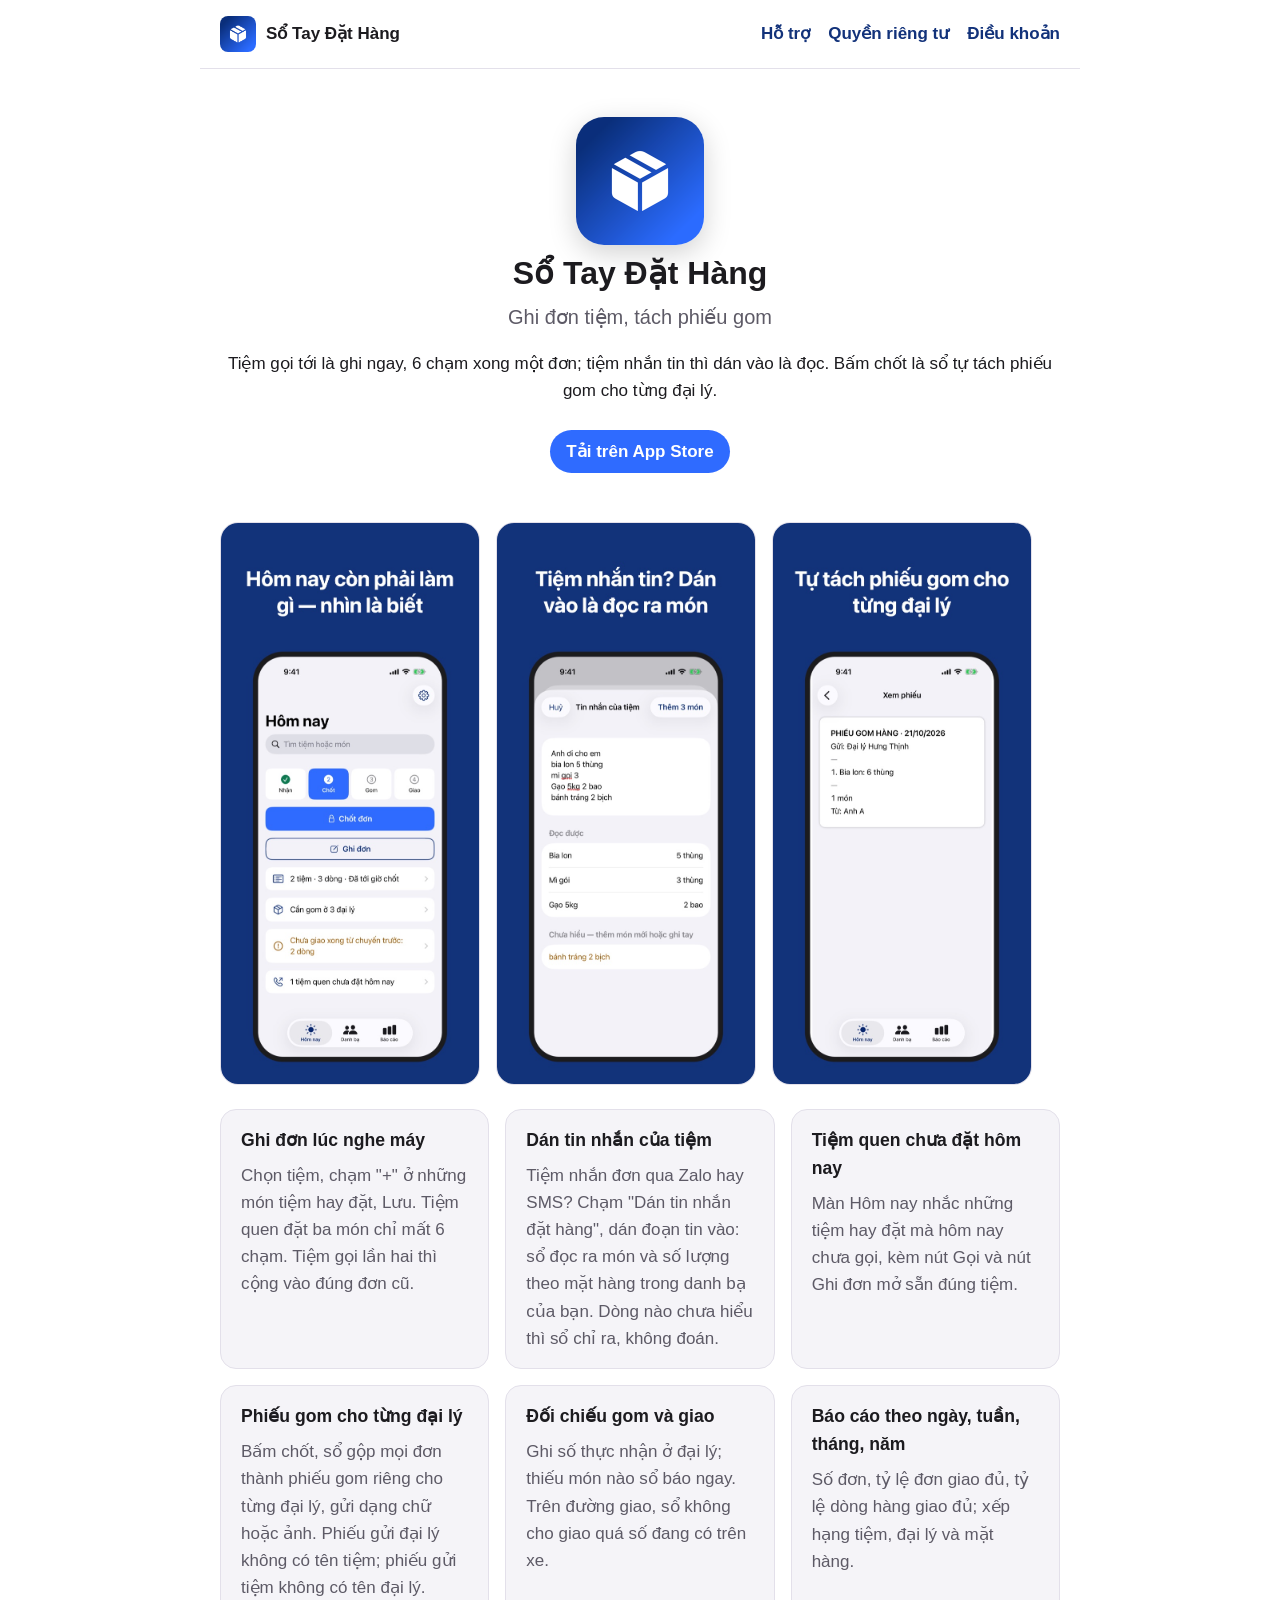
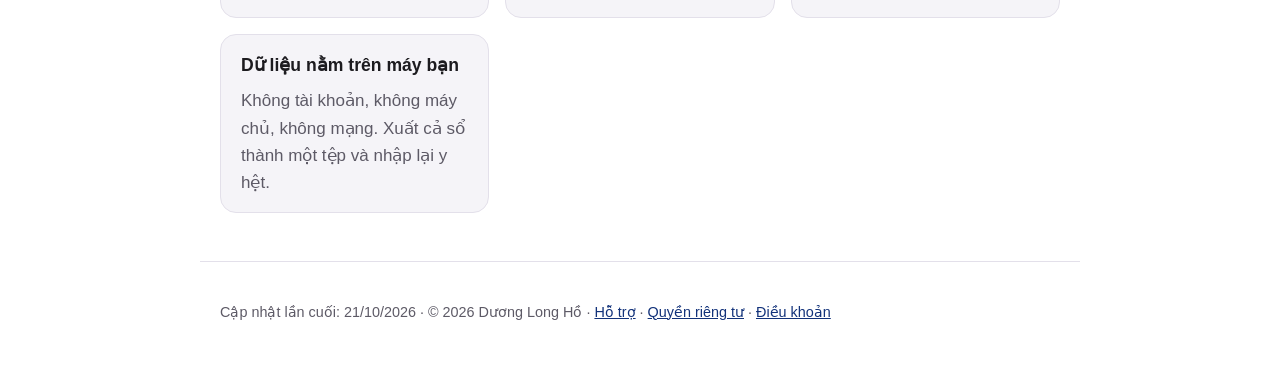
<file: index.html>
<!doctype html>
<html lang="vi">
<!-- Sinh từ 05_PUBLISHING/07_store_package/templates/website/index.html.tpl. Sửa PUBLISHING/_source/ rồi chạy render_package.py.
     Không JavaScript, không tài nguyên tải từ domain ngoài, không công cụ theo dõi. -->
<head>
<meta charset="utf-8">
<meta name="viewport" content="width=device-width, initial-scale=1">
<meta name="color-scheme" content="light dark">
<title>Sổ Tay Đặt Hàng</title>
<meta name="description" content="Ghi đơn của nhiều tiệm trong lúc nghe máy, tự tách phiếu gom cho từng đại lý, đối chiếu gom – giao đến từng món.">
<link rel="stylesheet" href="style.css">
<link rel="icon" href="assets/icon.png">
</head>
<body>
<header class="site">
  <a class="brand" href="./"><img src="assets/icon.png" alt="" width="36" height="36">Sổ Tay Đặt Hàng</a>
  <nav>
    <a href="support.html">Hỗ trợ</a>
    <a href="privacy.html">Quyền riêng tư</a>
    <a href="terms.html">Điều khoản</a>
  </nav>
</header>
<main>
  <section class="hero">
    <img class="app-icon" src="assets/icon.png" alt="Biểu tượng Sổ Tay Đặt Hàng" width="128" height="128">
    <h1>Sổ Tay Đặt Hàng</h1>
    <p class="lead">Ghi đơn tiệm, tách phiếu gom</p>
    <p>Tiệm gọi tới là ghi ngay, 6 chạm xong một đơn; tiệm nhắn tin thì dán vào là đọc. Bấm chốt là sổ tự tách phiếu gom cho từng đại lý.</p>
    <p><a class="store-note" href="https://apps.apple.com/us/app/s%E1%BB%95-tay-%C4%91%E1%BA%B7t-h%C3%A0ng/id6815681246" target="_blank" rel="noopener">Tải trên App Store</a></p>
  </section>

  <section class="shots" aria-label="Ảnh màn hình">
    <img src="assets/shot-01.jpg" alt="Ảnh màn hình ứng dụng 1" width="645" height="1402" loading="lazy">
    <img src="assets/shot-02.jpg" alt="Ảnh màn hình ứng dụng 2" width="645" height="1402" loading="lazy">
    <img src="assets/shot-03.jpg" alt="Ảnh màn hình ứng dụng 3" width="645" height="1402" loading="lazy">
  </section>

  <section class="features" aria-label="Tính năng">
    <div class="card">
      <h2>Ghi đơn lúc nghe máy</h2>
      <p>Chọn tiệm, chạm "+" ở những món tiệm hay đặt, Lưu. Tiệm quen đặt ba món chỉ mất 6 chạm. Tiệm gọi lần hai thì cộng vào đúng đơn cũ.</p>
    </div>
    <div class="card">
      <h2>Dán tin nhắn của tiệm</h2>
      <p>Tiệm nhắn đơn qua Zalo hay SMS? Chạm "Dán tin nhắn đặt hàng", dán đoạn tin vào: sổ đọc ra món và số lượng theo mặt hàng trong danh bạ của bạn. Dòng nào chưa hiểu thì sổ chỉ ra, không đoán.</p>
    </div>
    <div class="card">
      <h2>Tiệm quen chưa đặt hôm nay</h2>
      <p>Màn Hôm nay nhắc những tiệm hay đặt mà hôm nay chưa gọi, kèm nút Gọi và nút Ghi đơn mở sẵn đúng tiệm.</p>
    </div>
    <div class="card">
      <h2>Phiếu gom cho từng đại lý</h2>
      <p>Bấm chốt, sổ gộp mọi đơn thành phiếu gom riêng cho từng đại lý, gửi dạng chữ hoặc ảnh. Phiếu gửi đại lý không có tên tiệm; phiếu gửi tiệm không có tên đại lý.</p>
    </div>
    <div class="card">
      <h2>Đối chiếu gom và giao</h2>
      <p>Ghi số thực nhận ở đại lý; thiếu món nào sổ báo ngay. Trên đường giao, sổ không cho giao quá số đang có trên xe.</p>
    </div>
    <div class="card">
      <h2>Báo cáo theo ngày, tuần, tháng, năm</h2>
      <p>Số đơn, tỷ lệ đơn giao đủ, tỷ lệ dòng hàng giao đủ; xếp hạng tiệm, đại lý và mặt hàng.</p>
    </div>
    <div class="card">
      <h2>Dữ liệu nằm trên máy bạn</h2>
      <p>Không tài khoản, không máy chủ, không mạng. Xuất cả sổ thành một tệp và nhập lại y hệt.</p>
    </div>
  </section>
</main>
<footer>
  <p>Cập nhật lần cuối: 21/10/2026 · © 2026 Dương Long Hồ ·
    <a href="support.html">Hỗ trợ</a> · <a href="privacy.html">Quyền riêng tư</a> · <a href="terms.html">Điều khoản</a></p>
</footer>
</body>
</html>
</file>
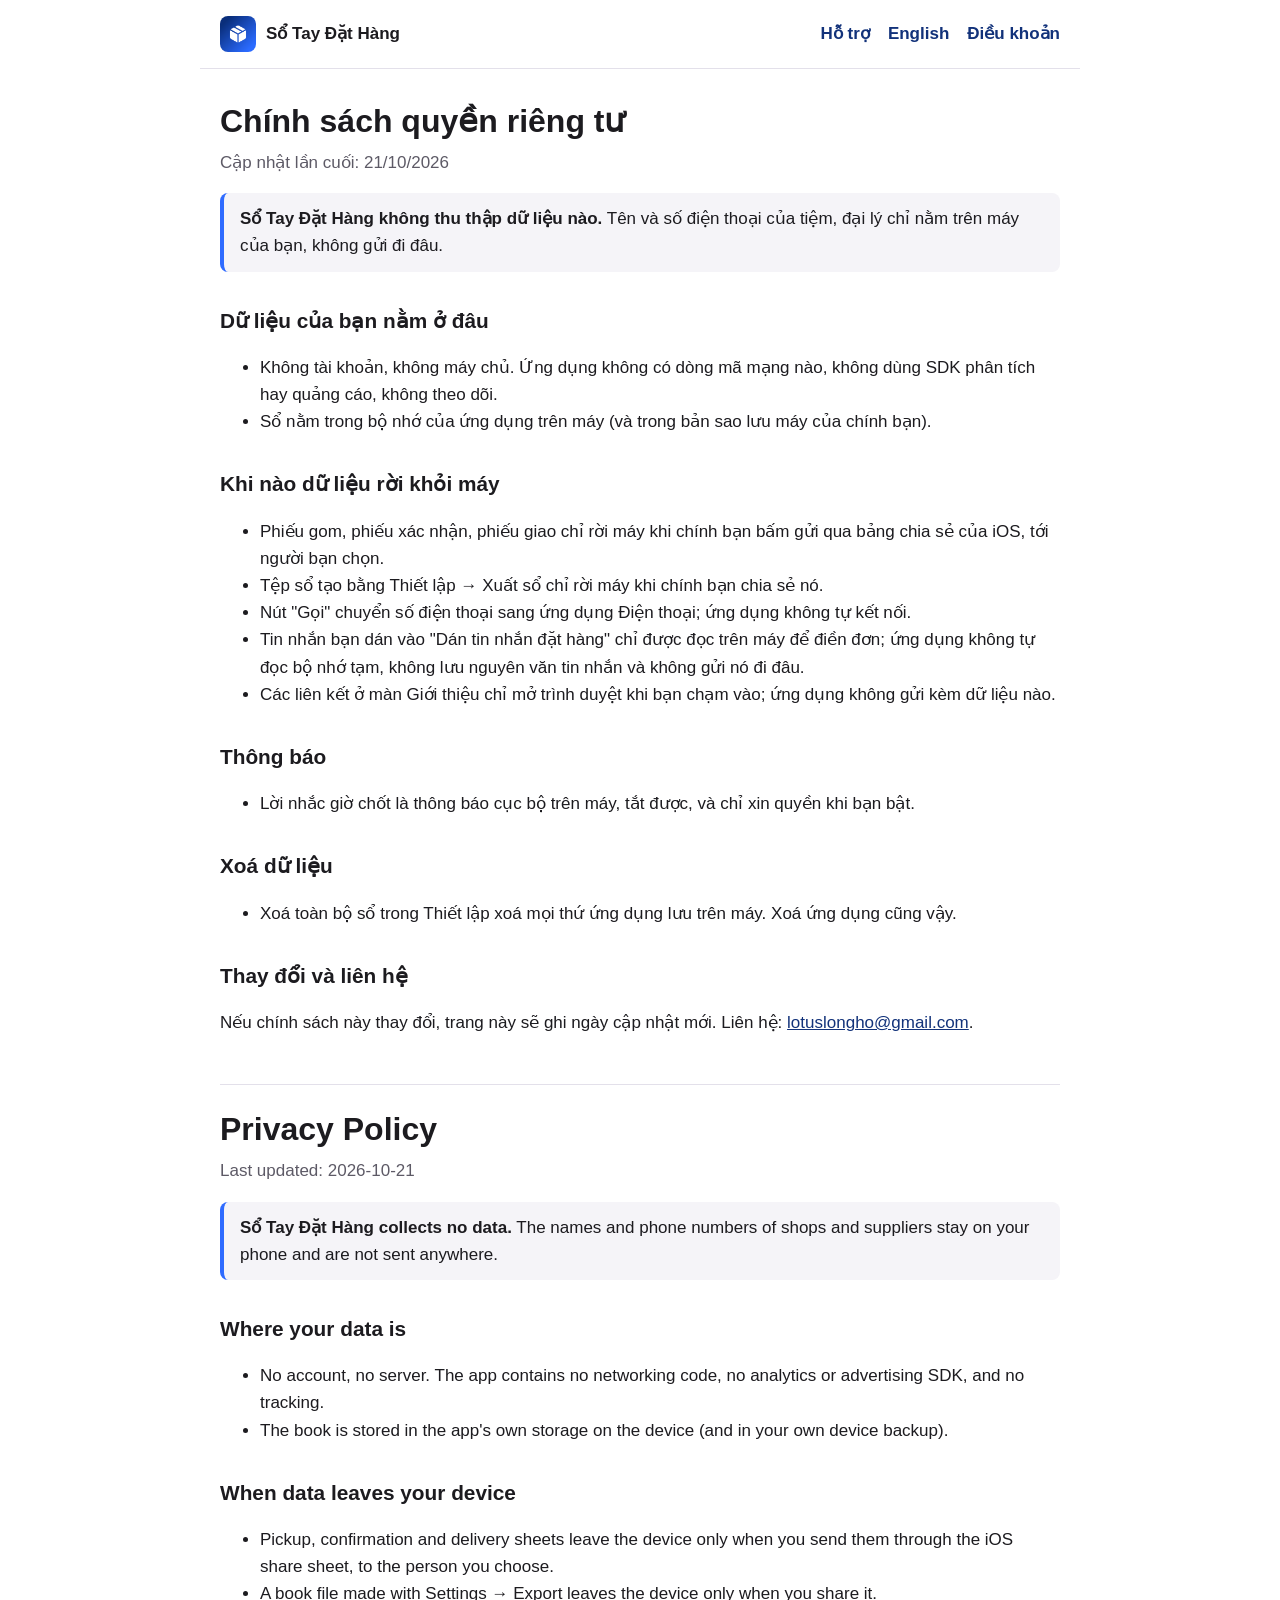
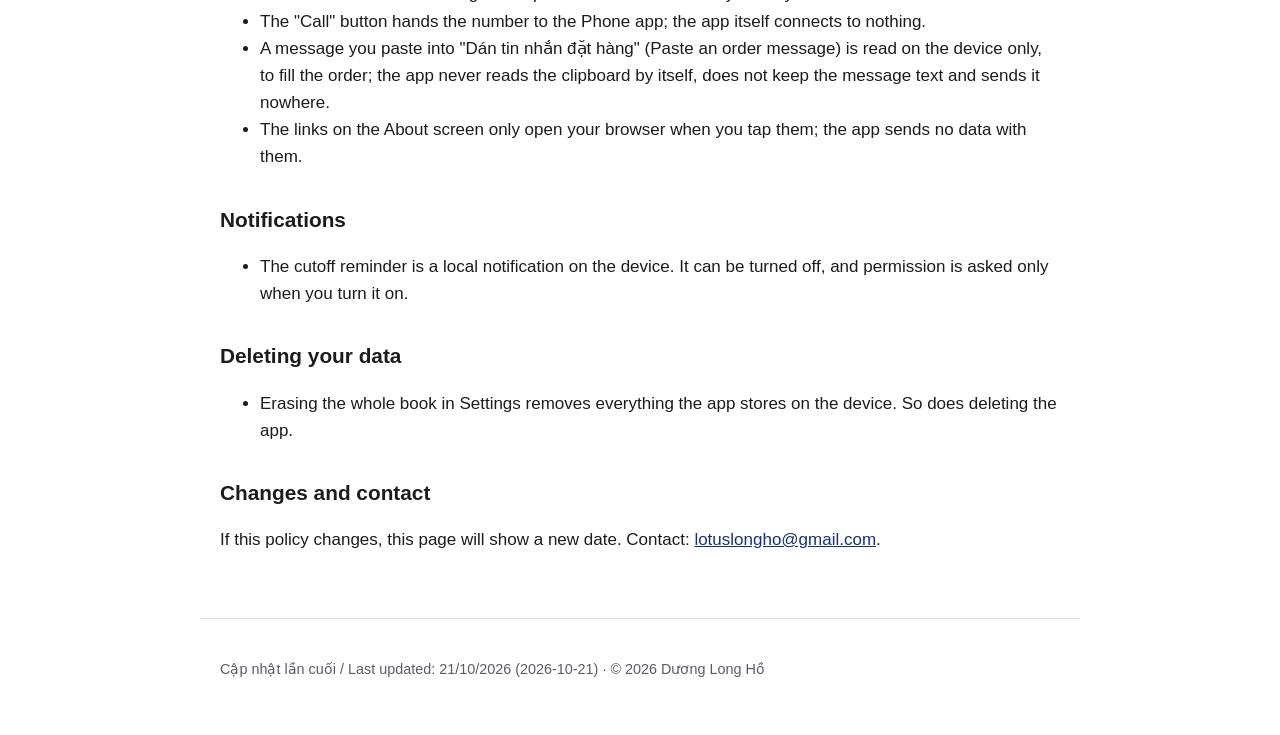
<file: privacy.html>
<!doctype html>
<html lang="vi">
<!-- Sinh từ 05_PUBLISHING/07_store_package/templates/website/privacy.html.tpl. Sửa PUBLISHING/_source/ rồi chạy render_package.py.
     Trang này là Privacy Policy URL nộp cho Apple. Không JavaScript, không tài nguyên ngoài, không theo dõi —
     một công cụ theo dõi trên chính trang quyền riêng tư của một app "không theo dõi" là tự mâu thuẫn. -->
<head>
<meta charset="utf-8">
<meta name="viewport" content="width=device-width, initial-scale=1">
<meta name="color-scheme" content="light dark">
<title>Quyền riêng tư · Privacy Policy — Sổ Tay Đặt Hàng</title>
<link rel="stylesheet" href="style.css">
<link rel="icon" href="assets/icon.png">
</head>
<body>
<header class="site">
  <a class="brand" href="./"><img src="assets/icon.png" alt="" width="36" height="36">Sổ Tay Đặt Hàng</a>
  <nav>
    <a href="support.html">Hỗ trợ</a>
    <a href="#en">English</a>
    <a href="terms.html">Điều khoản</a>
  </nav>
</header>
<main>
  <section lang="vi">
    <h1>Chính sách quyền riêng tư</h1>
    <p class="updated">Cập nhật lần cuối: 21/10/2026</p>

    <p class="summary"><strong>Sổ Tay Đặt Hàng không thu thập dữ liệu nào.</strong> Tên và số điện thoại của tiệm, đại lý chỉ nằm trên máy của bạn, không gửi đi đâu.</p>

    <h2>Dữ liệu của bạn nằm ở đâu</h2>
    <ul>
      <li>Không tài khoản, không máy chủ. Ứng dụng không có dòng mã mạng nào, không dùng SDK phân tích hay quảng cáo, không theo dõi.</li>
      <li>Sổ nằm trong bộ nhớ của ứng dụng trên máy (và trong bản sao lưu máy của chính bạn).</li>
    </ul>

    <h2>Khi nào dữ liệu rời khỏi máy</h2>
    <ul>
      <li>Phiếu gom, phiếu xác nhận, phiếu giao chỉ rời máy khi chính bạn bấm gửi qua bảng chia sẻ của iOS, tới người bạn chọn.</li>
      <li>Tệp sổ tạo bằng Thiết lập → Xuất sổ chỉ rời máy khi chính bạn chia sẻ nó.</li>
      <li>Nút "Gọi" chuyển số điện thoại sang ứng dụng Điện thoại; ứng dụng không tự kết nối.</li>
      <li>Tin nhắn bạn dán vào "Dán tin nhắn đặt hàng" chỉ được đọc trên máy để điền đơn; ứng dụng không tự đọc bộ nhớ tạm, không lưu nguyên văn tin nhắn và không gửi nó đi đâu.</li>
      <li>Các liên kết ở màn Giới thiệu chỉ mở trình duyệt khi bạn chạm vào; ứng dụng không gửi kèm dữ liệu nào.</li>
    </ul>

    <h2>Thông báo</h2>
    <ul>
      <li>Lời nhắc giờ chốt là thông báo cục bộ trên máy, tắt được, và chỉ xin quyền khi bạn bật.</li>
    </ul>

    <h2>Xoá dữ liệu</h2>
    <ul>
      <li>Xoá toàn bộ sổ trong Thiết lập xoá mọi thứ ứng dụng lưu trên máy. Xoá ứng dụng cũng vậy.</li>
    </ul>

    <h2>Thay đổi và liên hệ</h2>
    <p>Nếu chính sách này thay đổi, trang này sẽ ghi ngày cập nhật mới. Liên hệ: <a href="mailto:lotuslongho@gmail.com">lotuslongho@gmail.com</a>.</p>
  </section>

  <section lang="en" id="en">
    <h1>Privacy Policy</h1>
    <p class="updated">Last updated: 2026-10-21</p>

    <p class="summary"><strong>Sổ Tay Đặt Hàng collects no data.</strong> The names and phone numbers of shops and suppliers stay on your phone and are not sent anywhere.</p>

    <h2>Where your data is</h2>
    <ul>
      <li>No account, no server. The app contains no networking code, no analytics or advertising SDK, and no tracking.</li>
      <li>The book is stored in the app's own storage on the device (and in your own device backup).</li>
    </ul>

    <h2>When data leaves your device</h2>
    <ul>
      <li>Pickup, confirmation and delivery sheets leave the device only when you send them through the iOS share sheet, to the person you choose.</li>
      <li>A book file made with Settings → Export leaves the device only when you share it.</li>
      <li>The "Call" button hands the number to the Phone app; the app itself connects to nothing.</li>
      <li>A message you paste into "Dán tin nhắn đặt hàng" (Paste an order message) is read on the device only, to fill the order; the app never reads the clipboard by itself, does not keep the message text and sends it nowhere.</li>
      <li>The links on the About screen only open your browser when you tap them; the app sends no data with them.</li>
    </ul>

    <h2>Notifications</h2>
    <ul>
      <li>The cutoff reminder is a local notification on the device. It can be turned off, and permission is asked only when you turn it on.</li>
    </ul>

    <h2>Deleting your data</h2>
    <ul>
      <li>Erasing the whole book in Settings removes everything the app stores on the device. So does deleting the app.</li>
    </ul>

    <h2>Changes and contact</h2>
    <p>If this policy changes, this page will show a new date. Contact: <a href="mailto:lotuslongho@gmail.com">lotuslongho@gmail.com</a>.</p>
  </section>
</main>
<footer>
  <p>Cập nhật lần cuối / Last updated: 21/10/2026 (2026-10-21) · © 2026 Dương Long Hồ</p>
</footer>
</body>
</html>
</file>
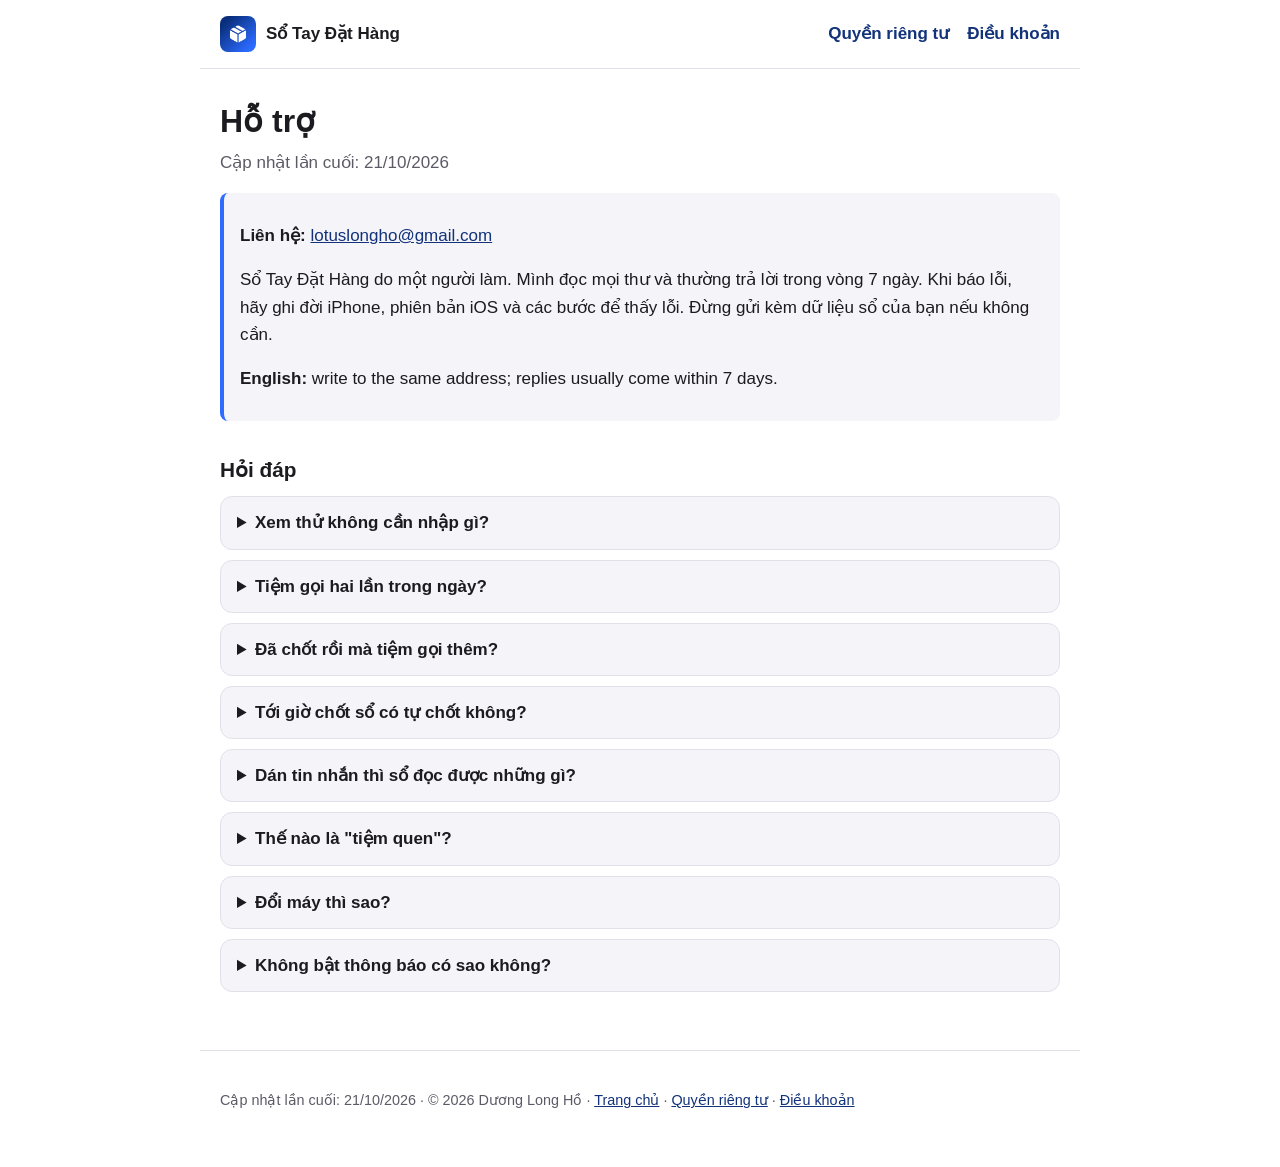
<file: support.html>
<!doctype html>
<html lang="vi">
<!-- Sinh từ 05_PUBLISHING/07_store_package/templates/website/support.html.tpl. Sửa PUBLISHING/_source/ rồi chạy render_package.py.
     Trang này là Support URL nộp cho Apple: Apple yêu cầu nó dẫn tới thông tin liên hệ thật. -->
<head>
<meta charset="utf-8">
<meta name="viewport" content="width=device-width, initial-scale=1">
<meta name="color-scheme" content="light dark">
<title>Hỗ trợ — Sổ Tay Đặt Hàng</title>
<link rel="stylesheet" href="style.css">
<link rel="icon" href="assets/icon.png">
</head>
<body>
<header class="site">
  <a class="brand" href="./"><img src="assets/icon.png" alt="" width="36" height="36">Sổ Tay Đặt Hàng</a>
  <nav>
    <a href="privacy.html">Quyền riêng tư</a>
    <a href="terms.html">Điều khoản</a>
  </nav>
</header>
<main>
  <h1>Hỗ trợ</h1>
  <p class="updated">Cập nhật lần cuối: 21/10/2026</p>

  <div class="summary">
    <p><strong>Liên hệ:</strong> <a href="mailto:lotuslongho@gmail.com">lotuslongho@gmail.com</a></p>
    <p>Sổ Tay Đặt Hàng do một người làm. Mình đọc mọi thư và thường trả lời trong vòng 7 ngày.
      Khi báo lỗi, hãy ghi đời iPhone, phiên bản iOS và các bước để thấy lỗi. Đừng gửi kèm dữ liệu sổ của bạn
      nếu không cần.</p>
    <p lang="en"><strong>English:</strong> write to the same address; replies usually come within 7 days.</p>
  </div>

  <h2>Hỏi đáp</h2>
  <details>
    <summary>Xem thử không cần nhập gì?</summary>
    <p>Ở màn đầu tiên chạm <strong>Xem thử với dữ liệu mẫu</strong>. Xoá bằng Thiết lập → Xoá toàn bộ sổ.</p>
  </details>
  <details>
    <summary>Tiệm gọi hai lần trong ngày?</summary>
    <p>Chọn lại tiệm đó và ghi tiếp — sổ cộng vào đúng đơn cũ, từng lần gọi vẫn được giữ riêng.</p>
  </details>
  <details>
    <summary>Đã chốt rồi mà tiệm gọi thêm?</summary>
    <p>Sổ hỏi: bổ sung vào chuyến hôm nay, hay ghi cho chuyến ngày mai.</p>
  </details>
  <details>
    <summary>Tới giờ chốt sổ có tự chốt không?</summary>
    <p>Không. Giờ chốt chỉ để đếm ngược và nhắc (nếu bạn bật). Chuyến chỉ chốt khi bạn chạm <strong>Chốt đơn</strong>.</p>
  </details>
  <details>
    <summary>Dán tin nhắn thì sổ đọc được những gì?</summary>
    <p>Mỗi món một dòng hoặc cách nhau bằng dấu phẩy, ví dụ "bia lon 5 thùng, mì gói 3". Tên món phải có trong Danh bạ → Mặt hàng (gõ không dấu cũng được). Số viết bằng chữ ("hai thùng") chưa đọc được. Sổ chỉ điền vào đơn; bạn kiểm lại rồi mới bấm Lưu.</p>
  </details>
  <details>
    <summary>Thế nào là "tiệm quen"?</summary>
    <p>Tiệm có đơn từ 3 ngày trở lên trong 28 ngày qua. Tiệm đó chưa có đơn hôm nay thì hiện trong thẻ "tiệm quen chưa đặt hôm nay" cho tới khi bạn chốt chuyến.</p>
  </details>
  <details>
    <summary>Đổi máy thì sao?</summary>
    <p>Thiết lập → Xuất sổ, chuyển tệp sang máy mới, rồi Thiết lập → Nhập sổ.</p>
  </details>
  <details>
    <summary>Không bật thông báo có sao không?</summary>
    <p>Không. Mọi chức năng vẫn chạy; chỉ không có lời nhắc giờ chốt.</p>
  </details>
</main>
<footer>
  <p>Cập nhật lần cuối: 21/10/2026 · © 2026 Dương Long Hồ ·
    <a href="./">Trang chủ</a> · <a href="privacy.html">Quyền riêng tư</a> · <a href="terms.html">Điều khoản</a></p>
</footer>
</body>
</html>
</file>
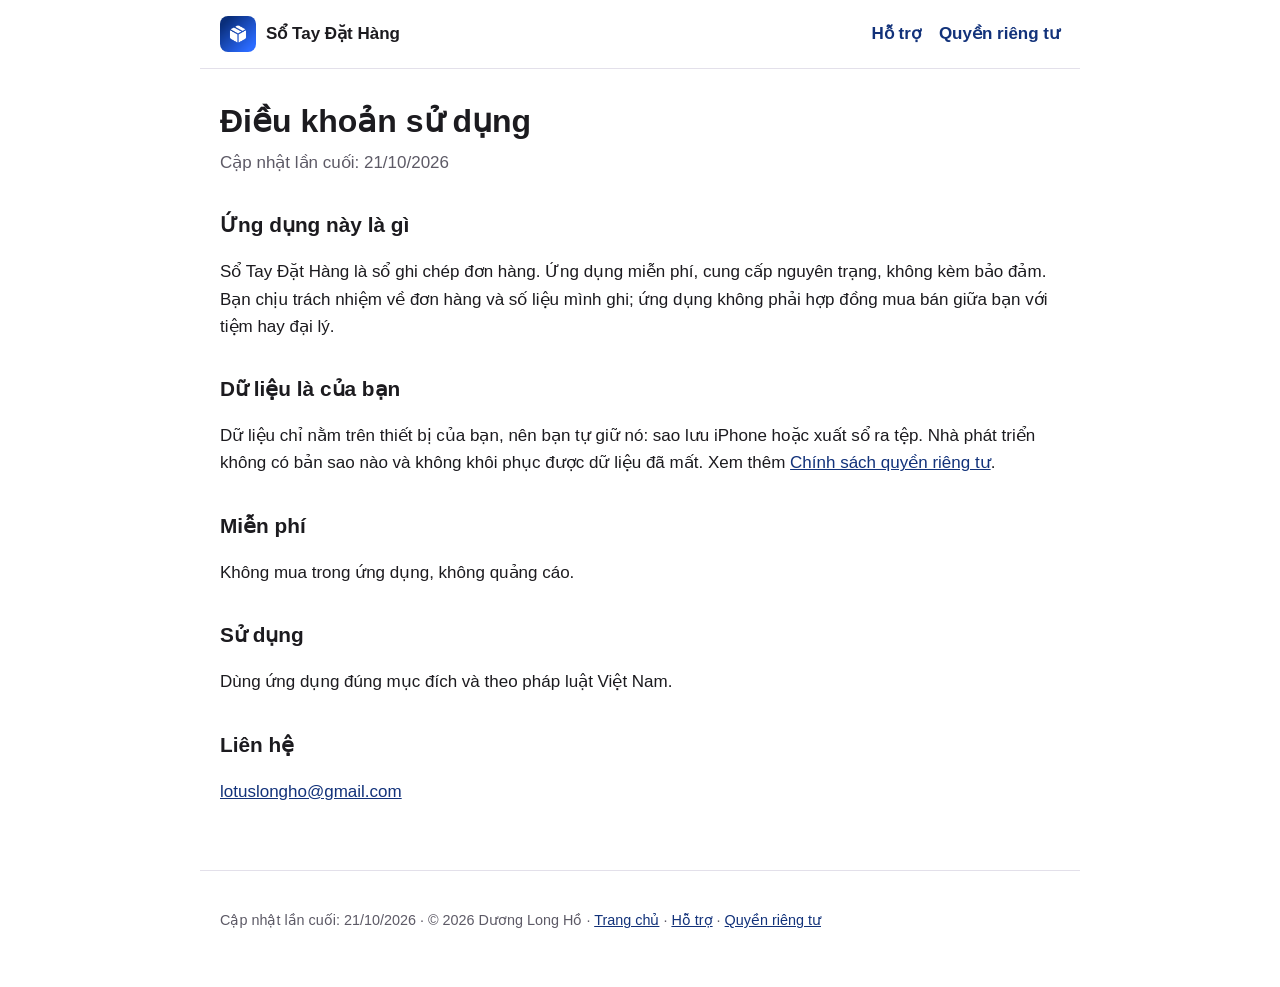
<file: terms.html>
<!doctype html>
<html lang="vi">
<!-- Sinh từ 05_PUBLISHING/07_store_package/templates/website/terms.html.tpl. Sửa PUBLISHING/_source/ rồi chạy render_package.py. -->
<head>
<meta charset="utf-8">
<meta name="viewport" content="width=device-width, initial-scale=1">
<meta name="color-scheme" content="light dark">
<title>Điều khoản sử dụng — Sổ Tay Đặt Hàng</title>
<link rel="stylesheet" href="style.css">
<link rel="icon" href="assets/icon.png">
</head>
<body>
<header class="site">
  <a class="brand" href="./"><img src="assets/icon.png" alt="" width="36" height="36">Sổ Tay Đặt Hàng</a>
  <nav>
    <a href="support.html">Hỗ trợ</a>
    <a href="privacy.html">Quyền riêng tư</a>
  </nav>
</header>
<main>
  <h1>Điều khoản sử dụng</h1>
  <p class="updated">Cập nhật lần cuối: 21/10/2026</p>

  <h2>Ứng dụng này là gì</h2>
  <p>Sổ Tay Đặt Hàng là sổ ghi chép đơn hàng. Ứng dụng miễn phí, cung cấp nguyên trạng, không kèm bảo đảm. Bạn chịu trách nhiệm về đơn hàng và số liệu mình ghi; ứng dụng không phải hợp đồng mua bán giữa bạn với tiệm hay đại lý.</p>

  <h2>Dữ liệu là của bạn</h2>
  <p>Dữ liệu chỉ nằm trên thiết bị của bạn, nên bạn tự giữ nó: sao lưu iPhone hoặc xuất sổ ra tệp. Nhà phát triển không có bản sao nào và không khôi phục được dữ liệu đã mất. Xem thêm <a href="privacy.html">Chính sách quyền riêng tư</a>.</p>

  <h2>Miễn phí</h2>
  <p>Không mua trong ứng dụng, không quảng cáo.</p>

  <h2>Sử dụng</h2>
  <p>Dùng ứng dụng đúng mục đích và theo pháp luật Việt Nam.</p>

  <h2>Liên hệ</h2>
  <p><a href="mailto:lotuslongho@gmail.com">lotuslongho@gmail.com</a></p>
</main>
<footer>
  <p>Cập nhật lần cuối: 21/10/2026 · © 2026 Dương Long Hồ ·
    <a href="./">Trang chủ</a> · <a href="support.html">Hỗ trợ</a> · <a href="privacy.html">Quyền riêng tư</a></p>
</footer>
</body>
</html>
</file>
<file: style.css>
/* Sinh từ 05_PUBLISHING/07_store_package/templates/website/style.css.tpl — sửa template, không sửa bản sinh.
   Không font tải ngoài, không tài nguyên ngoài. Màu thương hiệu lấy từ bảng màu của app trong 06_REGISTRY. */

:root {
  --brand: #2F6BFF;
  --brand-deep: #12327A;
  --brand-soft: #7FA8FF;
  --bg: #ffffff;
  --surface: #f5f4f8;
  --text: #1c1b1f;
  --muted: #5d5a66;
  --line: #e3e0ea;
  --link: var(--brand-deep);
}

@media (prefers-color-scheme: dark) {
  :root {
    --bg: #121114;
    --surface: #1e1c22;
    --text: #f2f0f5;
    --muted: #b3aebd;
    --line: #34313a;
    --link: var(--brand-soft);
  }
}

* { box-sizing: border-box; }

html { -webkit-text-size-adjust: 100%; }

body {
  margin: 0;
  background: var(--bg);
  color: var(--text);
  font: 17px/1.6 -apple-system, BlinkMacSystemFont, "Segoe UI", Roboto, "Helvetica Neue", Arial, sans-serif;
}

a { color: var(--link); }

header.site, main, footer {
  max-width: 880px;
  margin: 0 auto;
  padding-inline: 20px;
}

header.site {
  display: flex;
  flex-wrap: wrap;
  gap: 12px 24px;
  align-items: center;
  justify-content: space-between;
  padding-block: 16px;
  border-bottom: 1px solid var(--line);
}

.brand {
  display: inline-flex;
  gap: 10px;
  align-items: center;
  font-weight: 700;
  color: var(--text);
  text-decoration: none;
}

.brand img { border-radius: 8px; }

nav { display: flex; flex-wrap: wrap; gap: 8px 18px; }
nav a { text-decoration: none; font-weight: 600; }

main { padding-block: 32px 48px; }

h1 { font-size: 2rem; line-height: 1.25; margin: 0 0 8px; }
h2 { font-size: 1.3rem; margin: 32px 0 8px; }

.updated { color: var(--muted); margin-top: 0; }

.hero { text-align: center; padding-block: 16px 8px; }
.hero .app-icon { border-radius: 28px; box-shadow: 0 8px 28px rgba(0, 0, 0, .18); }
.hero .lead { font-size: 1.25rem; color: var(--muted); margin: 0 0 16px; }
.store-note {
  display: inline-block;
  margin-top: 8px;
  padding: 8px 16px;
  border-radius: 999px;
  background: var(--brand);
  color: #ffffff;
  font-weight: 600;
}
/* Đã lên kho: cùng viên thuốc, thành liên kết tới trang App Store (package.json → APP_STORE_URL). */
a.store-note { text-decoration: none; }
a.store-note:hover, a.store-note:focus-visible { background: var(--brand-deep); }

.shots {
  display: flex;
  gap: 16px;
  overflow-x: auto;
  padding-block: 24px;
  scroll-snap-type: x mandatory;
}

.shots img {
  flex: 0 0 auto;
  width: min(260px, 70vw);
  height: auto;
  border-radius: 18px;
  scroll-snap-align: center;
  border: 1px solid var(--line);
}

.features {
  display: grid;
  grid-template-columns: repeat(auto-fit, minmax(240px, 1fr));
  gap: 16px;
}

.card {
  background: var(--surface);
  border: 1px solid var(--line);
  border-radius: 16px;
  padding: 16px 20px;
}

.card h2 { margin-top: 0; font-size: 1.1rem; }
.card p { margin: 0; color: var(--muted); }

.summary {
  background: var(--surface);
  border-left: 4px solid var(--brand);
  padding: 12px 16px;
  border-radius: 8px;
}

details {
  background: var(--surface);
  border: 1px solid var(--line);
  border-radius: 12px;
  padding: 12px 16px;
  margin-block: 10px;
}

summary { font-weight: 600; cursor: pointer; }

section[lang="en"] {
  margin-top: 48px;
  padding-top: 24px;
  border-top: 1px solid var(--line);
}

footer {
  padding-block: 24px 40px;
  border-top: 1px solid var(--line);
  color: var(--muted);
  font-size: .9rem;
}
</file>
